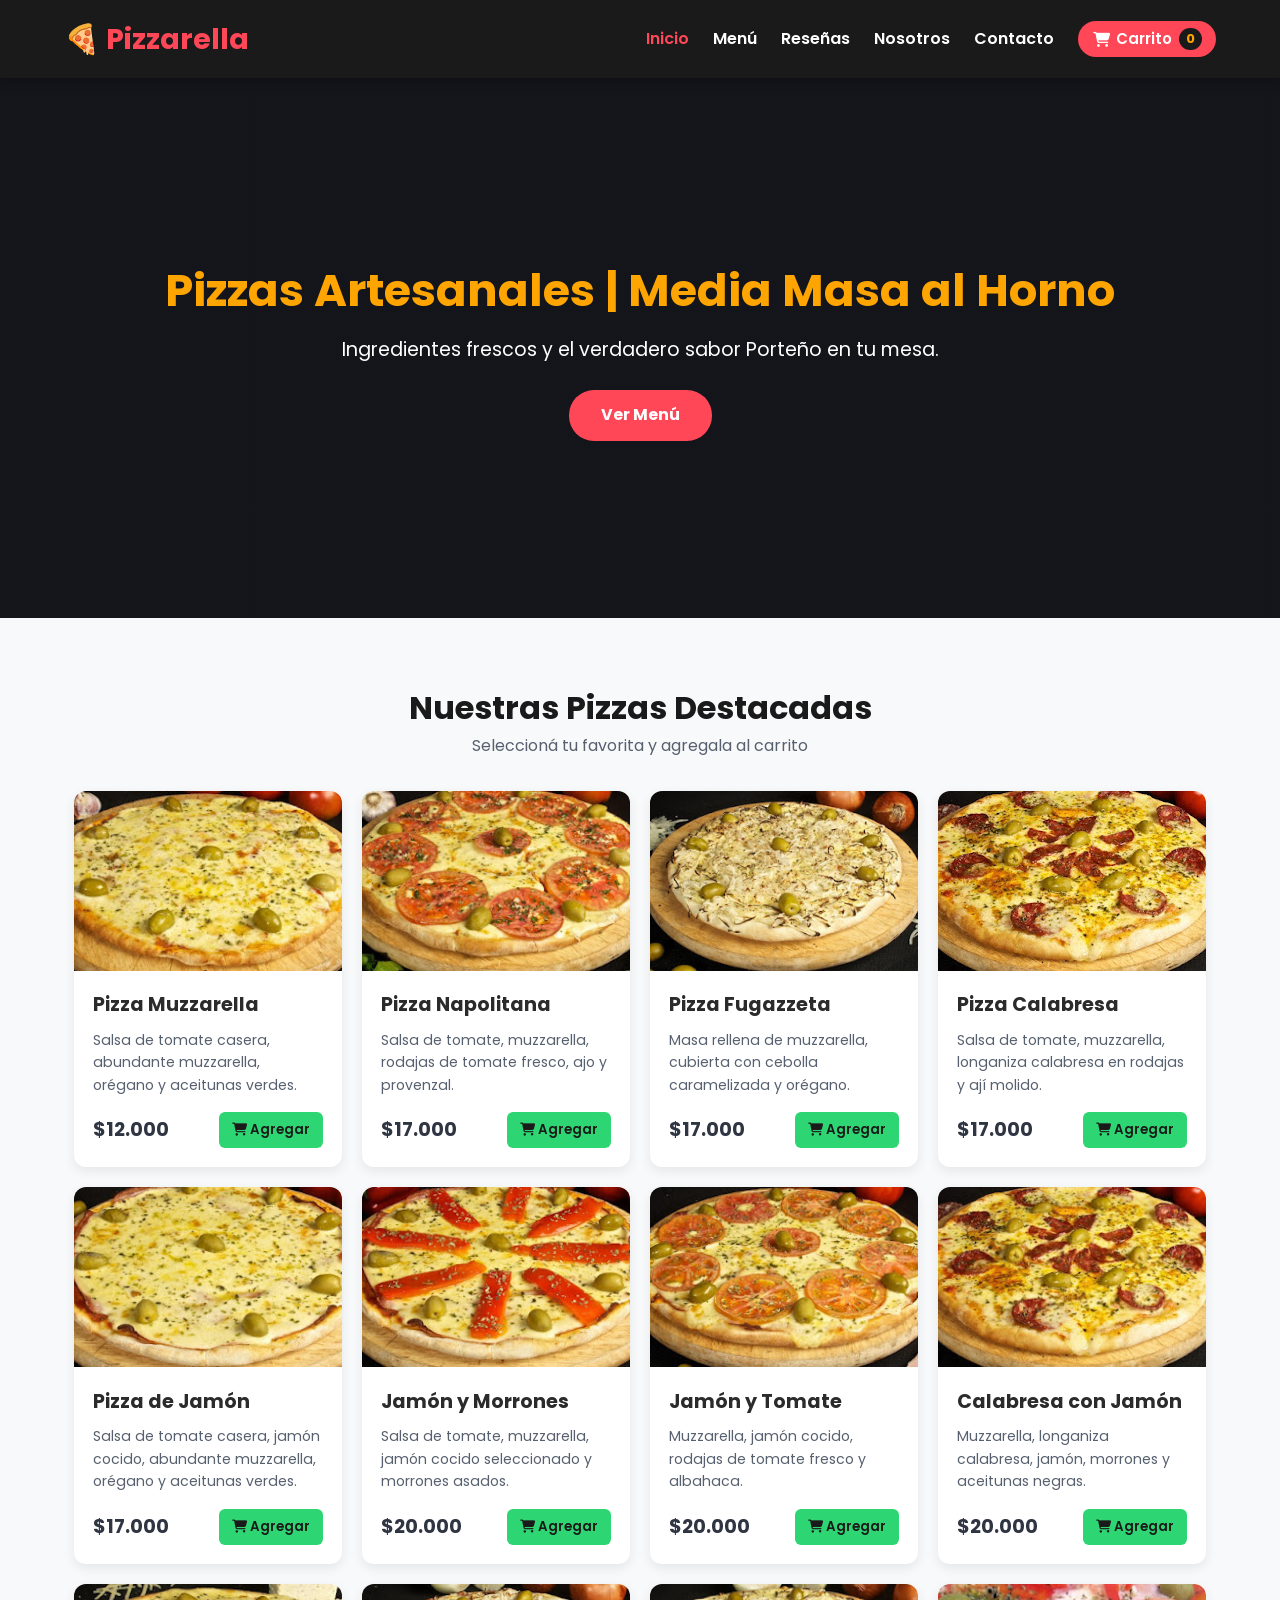
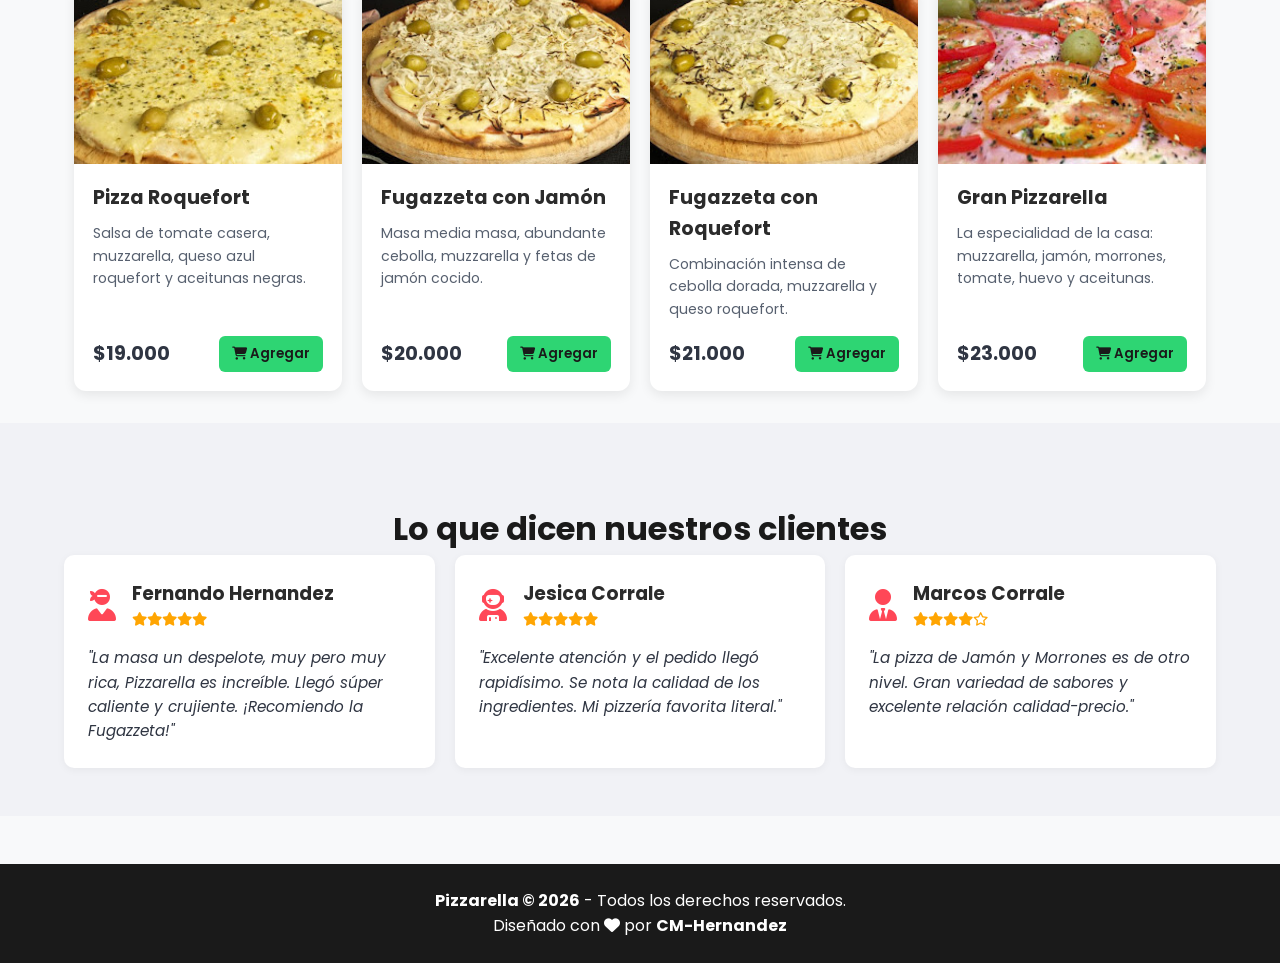
<file: index.html>
<!doctype html>
<html lang="es">
  <head>
    <meta charset="UTF-8" />
    <meta name="viewport" content="width=device-width, initial-scale=1.0" />
    <meta
      name="description"
      content="Pizzarella: las mejores pizzas artesanales media masa al horno en Barracas, CABA. Hacé tu pedido online y disfrutá el verdadero sabor porteño."
    />
    <meta
      name="keywords"
      content="pizzería, pizzas artesanales, Barracas, delivery de pizza, Pizzarella, muzzarella, fugazzeta"
    />
    <meta name="author" content="CM-Hernandez" />
    <title>Pizzarella | Las mejores pizzas artesanales de Barracas</title>
    <link rel="icon" type="image/png" href="img/pizzarella.png" />

    <!-- FUENTES DE GOOGLE FONTS -->
    <link rel="preconnect" href="https://fonts.googleapis.com" />
    <link rel="preconnect" href="https://fonts.gstatic.com" crossorigin />
    <link
      href="https://fonts.googleapis.com/css2?family=Poppins:wght@300;400;600;700&display=swap"
      rel="stylesheet"
    />

    <!-- ICONOS DE FONT AWESOME -->
    <link
      rel="stylesheet"
      href="https://cdnjs.cloudflare.com/ajax/libs/font-awesome/6.4.0/css/all.min.css"
    />

    <!-- ARCHIVO CSS EXTERNO -->
    <link rel="stylesheet" href="css/styles.css" />
  </head>
  <body>
    <!-- ENCABEZADO Y NAVEGACIÓN PRINCIPAL -->
    <header class="header">
      <div class="header__logo-container">
        <a href="index.html" class="header__logo">🍕 Pizzarella</a>
      </div>
      <button
        class="nav-toggle"
        type="button"
        aria-label="Abrir menú"
        aria-expanded="false"
        aria-controls="main-navigation"
      >
        <i class="fa-solid fa-bars" aria-hidden="true"></i>
      </button>
      <nav class="nav" id="main-navigation" aria-label="Navegación principal">
        <ul class="nav__list">
          <li class="nav__item">
            <a href="index.html" class="nav__link active">Inicio</a>
          </li>
          <li class="nav__item">
            <a href="#menu" class="nav__link">Menú</a>
          </li>
          <li class="nav__item">
            <a href="#resenas" class="nav__link">Reseñas</a>
          </li>
          <li class="nav__item">
            <a href="pages/sobreNosotros.html" class="nav__link">Nosotros</a>
          </li>
          <li class="nav__item">
            <a href="pages/contacto.html" class="nav__link">Contacto</a>
          </li>
          <!-- ENLACE AL CARRITO CON CONTADOR DINÁMICO -->
          <li class="nav__item">
            <a
              href="pages/carrito.html"
              class="nav__link nav__link--cart"
              aria-label="Ir al carrito de compras"
            >
              <i class="fa-solid fa-cart-shopping" aria-hidden="true"></i>
              Carrito
              <span id="contador-carrito" class="carrito-contador">0</span>
            </a>
          </li>
        </ul>
      </nav>
    </header>

    <!-- CONTENIDO PRINCIPAL -->
    <main>
      <!-- SECCIÓN PRINCIPAL DE BIENVENIDA -->
      <section class="hero">
        <div class="hero__content">
          <h1 class="hero__title">Pizzas Artesanales | Media Masa al Horno</h1>
          <p class="hero__subtitle">
            Ingredientes frescos y el verdadero sabor Porteño en tu mesa.
          </p>
          <a href="#menu" class="hero__btn">Ver Menú</a>
        </div>
      </section>

      <!-- SECCIÓN PRODUCTOS (FLEXBOX - RENDERIZADOS CON FETCH DESDE data/productos.json) -->
      <section class="productos" id="menu">
        <h2 class="section-title">Nuestras Pizzas Destacadas</h2>
        <p class="section-subtitle">
          Seleccioná tu favorita y agregala al carrito
        </p>

        <p
          id="mensaje-productos"
          class="mensaje-productos"
          role="status"
          aria-live="polite"
        >
          Cargando pizzas...
        </p>

        <div class="productos__container" id="productos-container"></div>
      </section>

      <!-- SECCIÓN RESEÑAS (CSS GRID) -->
      <section class="resenas" id="resenas">
        <h2 class="section-title">Lo que dicen nuestros clientes</h2>
        <div class="resenas__grid">
          <article class="card-resena">
            <div class="card-resena__header">
              <i
                class="fa-solid fa-user-ninja card-resena__avatar"
                aria-hidden="true"
              ></i>
              <div>
                <h3>Fernando Hernandez</h3>
                <div class="card-resena__stars" aria-label="5 de 5 estrellas">
                  <i class="fa-solid fa-star" aria-hidden="true"></i
                  ><i class="fa-solid fa-star" aria-hidden="true"></i
                  ><i class="fa-solid fa-star" aria-hidden="true"></i
                  ><i class="fa-solid fa-star" aria-hidden="true"></i
                  ><i class="fa-solid fa-star" aria-hidden="true"></i>
                </div>
              </div>
            </div>
            <p class="card-resena__texto">
              "La masa un despelote, muy pero muy rica, Pizzarella es increíble.
              Llegó súper caliente y crujiente. ¡Recomiendo la Fugazzeta!"
            </p>
          </article>

          <article class="card-resena">
            <div class="card-resena__header">
              <i
                class="fa-solid fa-user-astronaut card-resena__avatar"
                aria-hidden="true"
              ></i>
              <div>
                <h3>Jesica Corrale</h3>
                <div class="card-resena__stars" aria-label="5 de 5 estrellas">
                  <i class="fa-solid fa-star" aria-hidden="true"></i
                  ><i class="fa-solid fa-star" aria-hidden="true"></i
                  ><i class="fa-solid fa-star" aria-hidden="true"></i
                  ><i class="fa-solid fa-star" aria-hidden="true"></i
                  ><i class="fa-solid fa-star" aria-hidden="true"></i>
                </div>
              </div>
            </div>
            <p class="card-resena__texto">
              "Excelente atención y el pedido llegó rapidísimo. Se nota la
              calidad de los ingredientes. Mi pizzería favorita literal."
            </p>
          </article>

          <article class="card-resena">
            <div class="card-resena__header">
              <i
                class="fa-solid fa-user-tie card-resena__avatar"
                aria-hidden="true"
              ></i>
              <div>
                <h3>Marcos Corrale</h3>
                <div class="card-resena__stars" aria-label="4 de 5 estrellas">
                  <i class="fa-solid fa-star" aria-hidden="true"></i
                  ><i class="fa-solid fa-star" aria-hidden="true"></i
                  ><i class="fa-solid fa-star" aria-hidden="true"></i
                  ><i class="fa-solid fa-star" aria-hidden="true"></i
                  ><i class="fa-regular fa-star" aria-hidden="true"></i>
                </div>
              </div>
            </div>
            <p class="card-resena__texto">
              "La pizza de Jamón y Morrones es de otro nivel. Gran variedad de
              sabores y excelente relación calidad-precio."
            </p>
          </article>
        </div>
      </section>
    </main>

    <!-- PIE DE PÁGINA (FOOTER) -->
    <footer class="footer">
      <div class="footer__content">
        <p>
          <strong>Pizzarella &copy; 2026</strong> - Todos los derechos
          reservados.
        </p>

        <!-- CRÉDITO DE AUTOR -->
        <p class="footer__author">
          Diseñado con <i class="fa-solid fa-heart" aria-hidden="true"></i> por
          <a
            href="https://cmarceloh.github.io/"
            target="_blank"
            rel="noopener noreferrer"
            ><strong>CM-Hernandez</strong></a
          >
        </p>
      </div>
    </footer>

    <!-- ARCHIVOS JAVASCRIPT SEPARADOS POR RESPONSABILIDAD -->
    <script src="js/storage.js" defer></script>
    <script src="js/ui.js" defer></script>
    <script src="js/funcionesCarrito.js" defer></script>
    <script src="js/index.js" defer></script>
  </body>
</html>
</file>
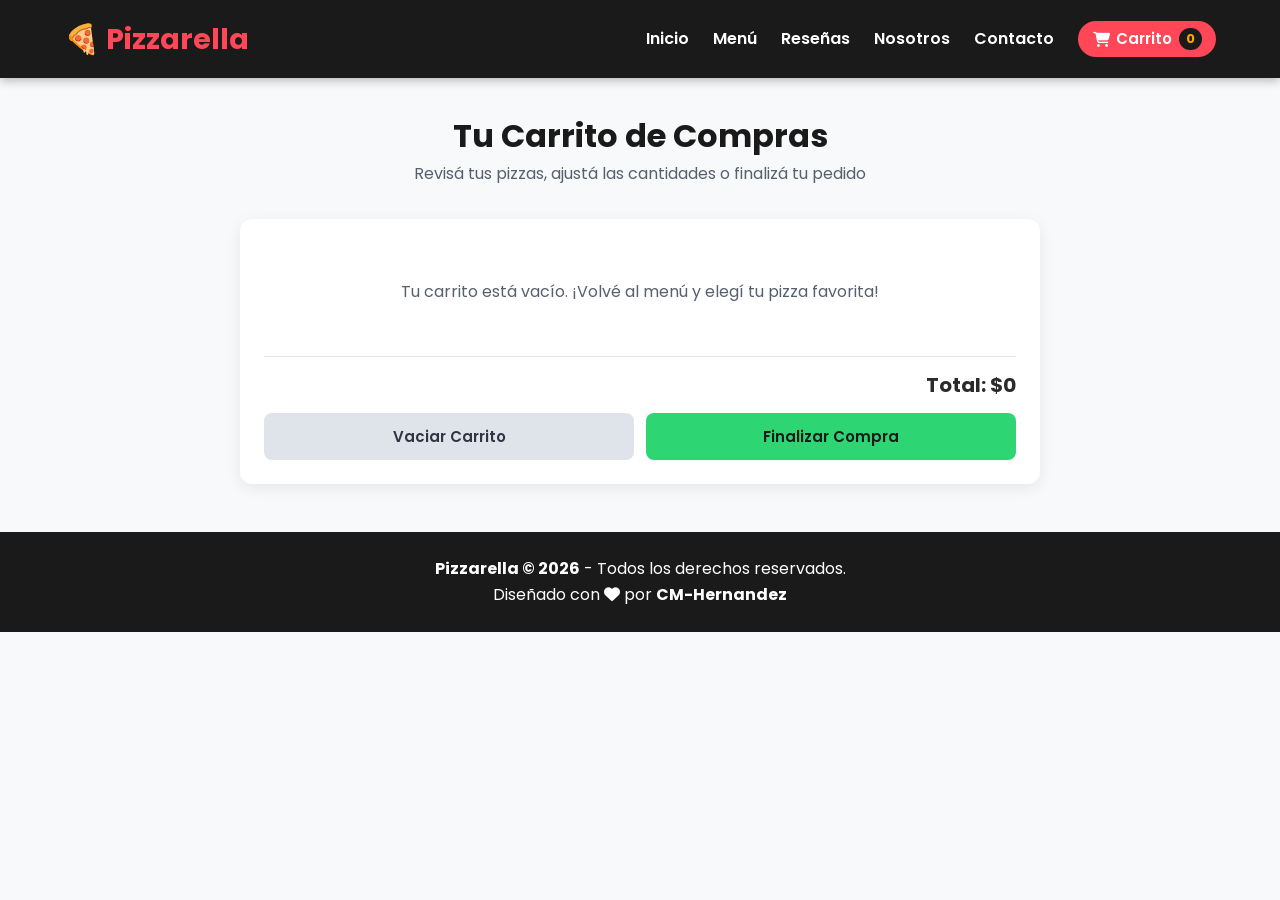
<file: pages/carrito.html>
<!doctype html>
<html lang="es">
  <head>
    <meta charset="UTF-8" />
    <meta name="viewport" content="width=device-width, initial-scale=1.0" />
    <meta
      name="description"
      content="Tu carrito de compras en Pizzarella. Revisá tus pizzas elegidas, editá las cantidades y finalizá tu pedido."
    />
    <meta
      name="keywords"
      content="carrito de compras, Pizzarella, pedido de pizzas, Barracas"
    />
    <meta name="author" content="CM-Hernandez" />
    <title>Carrito de Compras | Pizzarella</title>
    <link rel="icon" type="image/png" href="../img/pizzarella.png" />

    <!-- FUENTES DE GOOGLE FONTS -->
    <link rel="preconnect" href="https://fonts.googleapis.com" />
    <link rel="preconnect" href="https://fonts.gstatic.com" crossorigin />
    <link
      href="https://fonts.googleapis.com/css2?family=Poppins:wght@300;400;600;700&display=swap"
      rel="stylesheet"
    />

    <!-- ICONOS DE FONT AWESOME -->
    <link
      rel="stylesheet"
      href="https://cdnjs.cloudflare.com/ajax/libs/font-awesome/6.4.0/css/all.min.css"
    />

    <!-- ARCHIVO CSS EXTERNO -->
    <link rel="stylesheet" href="../css/styles.css" />
  </head>
  <body>
    <!-- ENCABEZADO Y NAVEGACIÓN -->
    <header class="header">
      <div class="header__logo-container">
        <a href="../index.html" class="header__logo">🍕 Pizzarella</a>
      </div>
      <button
        class="nav-toggle"
        type="button"
        aria-label="Abrir menú"
        aria-expanded="false"
        aria-controls="main-navigation"
      >
        <i class="fa-solid fa-bars" aria-hidden="true"></i>
      </button>
      <nav class="nav" id="main-navigation" aria-label="Navegación principal">
        <ul class="nav__list">
          <li class="nav__item">
            <a href="../index.html" class="nav__link">Inicio</a>
          </li>
          <li class="nav__item">
            <a href="../index.html#menu" class="nav__link">Menú</a>
          </li>
          <li class="nav__item">
            <a href="../index.html#resenas" class="nav__link">Reseñas</a>
          </li>
          <li class="nav__item">
            <a href="sobreNosotros.html" class="nav__link">Nosotros</a>
          </li>
          <li class="nav__item">
            <a href="contacto.html" class="nav__link">Contacto</a>
          </li>
          <!-- ENLACE AL CARRITO CON CONTADOR DINÁMICO -->
          <li class="nav__item">
            <a
              href="carrito.html"
              class="nav__link nav__link--cart active"
              aria-label="Ir al carrito de compras"
            >
              <i class="fa-solid fa-cart-shopping" aria-hidden="true"></i>
              Carrito
              <span id="contador-carrito" class="carrito-contador">0</span>
            </a>
          </li>
        </ul>
      </nav>
    </header>

    <main class="page-container">
      <!-- SECCIÓN CARRITO DE COMPRAS -->
      <section class="carrito-seccion">
        <h1 class="section-title">Tu Carrito de Compras</h1>
        <p class="section-subtitle">
          Revisá tus pizzas, ajustá las cantidades o finalizá tu pedido
        </p>

        <div class="carrito-contenido">
          <ul id="lista-carrito" class="carrito-lista"></ul>

          <p id="carrito-vacio" class="carrito-vacio">
            Tu carrito está vacío. ¡Volvé al menú y elegí tu pizza favorita!
          </p>

          <p
            id="mensaje-carrito"
            class="mensaje-carrito"
            role="status"
            aria-live="polite"
          ></p>

          <div class="carrito-footer">
            <p class="carrito-total">
              Total: $<span id="total-carrito">0</span>
            </p>
            <div class="carrito-acciones">
              <button type="button" id="vaciar-carrito" class="btn-vaciar">
                Vaciar Carrito
              </button>
              <button type="button" id="finalizar-compra" class="btn-comprar">
                Finalizar Compra
              </button>
            </div>
          </div>
        </div>
      </section>
    </main>

    <!-- PIE DE PÁGINA (FOOTER) -->
    <footer class="footer">
      <div class="footer__content">
        <p>
          <strong>Pizzarella &copy; 2026</strong> - Todos los derechos
          reservados.
        </p>

        <!-- CRÉDITO DE AUTOR -->
        <p class="footer__author">
          Diseñado con <i class="fa-solid fa-heart" aria-hidden="true"></i> por
          <a
            href="https://cmarceloh.github.io/"
            target="_blank"
            rel="noopener noreferrer"
            ><strong>CM-Hernandez</strong></a
          >
        </p>
      </div>
    </footer>

    <!-- ARCHIVOS JAVASCRIPT SEPARADOS POR RESPONSABILIDAD -->
    <script src="../js/storage.js" defer></script>
    <script src="../js/ui.js" defer></script>
    <script src="../js/funcionesCarrito.js" defer></script>
    <script src="../js/carrito.js" defer></script>
  </body>
</html>
</file>
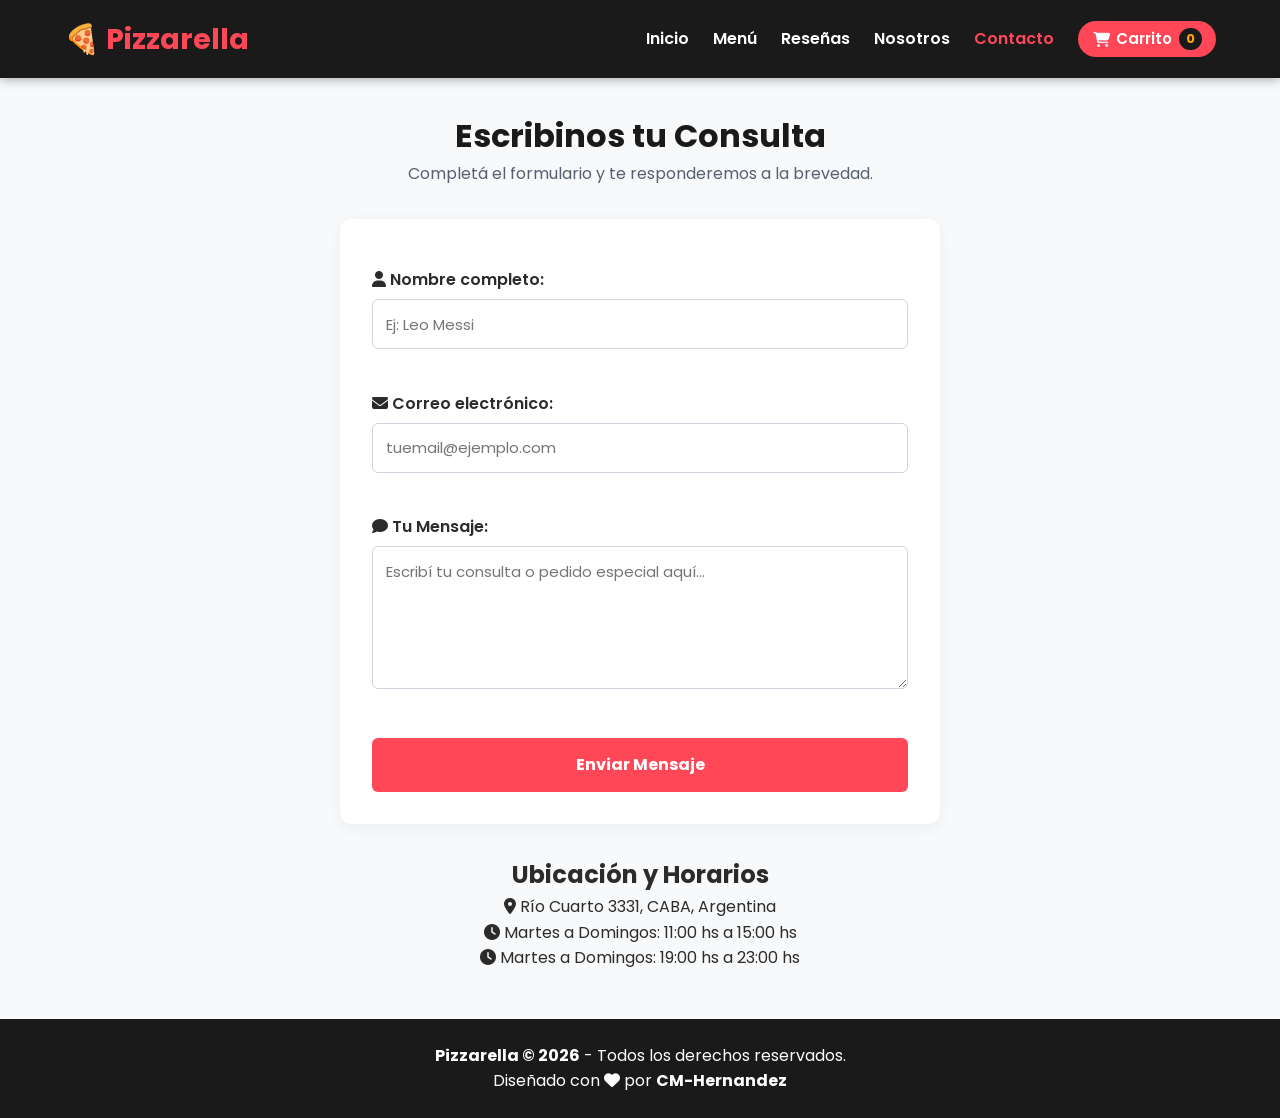
<file: pages/contacto.html>
<!doctype html>
<html lang="es">
  <head>
    <meta charset="UTF-8" />
    <meta name="viewport" content="width=device-width, initial-scale=1.0" />
    <meta
      name="description"
      content="Contactate con Pizzarella para consultas o pedidos especiales. Estamos en Río Cuarto 3331, Barracas, CABA."
    />
    <meta
      name="keywords"
      content="contacto Pizzarella, pedidos, ubicación, horarios, Barracas"
    />
    <meta name="author" content="CM-Hernandez" />
    <title>Contacto | Pizzarella</title>
    <link rel="icon" type="image/png" href="../img/pizzarella.png" />

    <!-- FUENTES DE GOOGLE FONTS -->
    <link rel="preconnect" href="https://fonts.googleapis.com" />
    <link rel="preconnect" href="https://fonts.gstatic.com" crossorigin />
    <link
      href="https://fonts.googleapis.com/css2?family=Poppins:wght@300;400;600;700&display=swap"
      rel="stylesheet"
    />

    <!-- ICONOS DE FONT AWESOME -->
    <link
      rel="stylesheet"
      href="https://cdnjs.cloudflare.com/ajax/libs/font-awesome/6.4.0/css/all.min.css"
    />

    <!-- ARCHIVO CSS EXTERNO -->
    <link rel="stylesheet" href="../css/styles.css" />
  </head>
  <body>
    <!-- ENCABEZADO Y NAVEGACIÓN -->
    <header class="header">
      <div class="header__logo-container">
        <a href="../index.html" class="header__logo">🍕 Pizzarella</a>
      </div>
      <button
        class="nav-toggle"
        type="button"
        aria-label="Abrir menú"
        aria-expanded="false"
        aria-controls="main-navigation"
      >
        <i class="fa-solid fa-bars" aria-hidden="true"></i>
      </button>
      <nav class="nav" id="main-navigation" aria-label="Navegación principal">
        <ul class="nav__list">
          <li class="nav__item">
            <a href="../index.html" class="nav__link">Inicio</a>
          </li>
          <li class="nav__item">
            <a href="../index.html#menu" class="nav__link">Menú</a>
          </li>
          <li class="nav__item">
            <a href="../index.html#resenas" class="nav__link">Reseñas</a>
          </li>
          <li class="nav__item">
            <a href="sobreNosotros.html" class="nav__link">Nosotros</a>
          </li>
          <li class="nav__item">
            <a href="contacto.html" class="nav__link active">Contacto</a>
          </li>
          <!-- ENLACE AL CARRITO CON CONTADOR DINÁMICO -->
          <li class="nav__item">
            <a
              href="carrito.html"
              class="nav__link nav__link--cart"
              aria-label="Ir al carrito de compras"
            >
              <i class="fa-solid fa-cart-shopping" aria-hidden="true"></i>
              Carrito
              <span id="contador-carrito" class="carrito-contador">0</span>
            </a>
          </li>
        </ul>
      </nav>
    </header>

    <main class="page-container">
      <!-- SECCIÓN FORMULARIO DE CONTACTO -->
      <section class="contacto">
        <h1 class="section-title">Escribinos tu Consulta</h1>
        <p class="section-subtitle">
          Completá el formulario y te responderemos a la brevedad.
        </p>

        <form
          id="contacto-form"
          action="https://formspree.io/f/xljdaeob"
          method="POST"
          autocomplete="on"
          class="contacto__form"
          novalidate
        >
          <p
            id="estado-formulario"
            class="estado-formulario"
            role="status"
            aria-live="polite"
          ></p>

          <div class="form-group">
            <label for="nombre"
              ><i class="fa-solid fa-user" aria-hidden="true"></i> Nombre
              completo:</label
            >
            <input
              type="text"
              id="nombre"
              name="nombre"
              placeholder="Ej: Leo Messi"
              required
            />
            <span class="error-campo" id="error-nombre" role="alert"></span>
          </div>

          <div class="form-group">
            <label for="email"
              ><i class="fa-solid fa-envelope" aria-hidden="true"></i> Correo
              electrónico:</label
            >
            <input
              type="email"
              id="email"
              name="email"
              placeholder="tuemail@ejemplo.com"
              required
            />
            <span class="error-campo" id="error-email" role="alert"></span>
          </div>

          <div class="form-group">
            <label for="mensaje"
              ><i class="fa-solid fa-comment" aria-hidden="true"></i> Tu
              Mensaje:</label
            >
            <textarea
              id="mensaje"
              name="mensaje"
              rows="5"
              placeholder="Escribí tu consulta o pedido especial aquí..."
              required
            ></textarea>
            <span class="error-campo" id="error-mensaje" role="alert"></span>
          </div>

          <button type="submit" class="btn-submit" id="btn-enviar-form">
            Enviar Mensaje
          </button>
        </form>
      </section>

      <!-- SECCIÓN UBICACIÓN Y HORARIOS -->
      <section class="ubicacion">
        <h2>Ubicación y Horarios</h2>
        <p>
          <i class="fa-solid fa-location-dot" aria-hidden="true"></i> Río Cuarto
          3331, CABA, Argentina
        </p>
        <p>
          <i class="fa-solid fa-clock" aria-hidden="true"></i> Martes a
          Domingos: 11:00 hs a 15:00 hs
        </p>
        <p>
          <i class="fa-solid fa-clock" aria-hidden="true"></i> Martes a
          Domingos: 19:00 hs a 23:00 hs
        </p>
      </section>
    </main>

    <!-- PIE DE PÁGINA (FOOTER) -->
    <footer class="footer">
      <div class="footer__content">
        <p>
          <strong>Pizzarella &copy; 2026</strong> - Todos los derechos
          reservados.
        </p>

        <!-- CRÉDITO DE AUTOR -->
        <p class="footer__author">
          Diseñado con <i class="fa-solid fa-heart" aria-hidden="true"></i> por
          <a
            href="https://cmarceloh.github.io/"
            target="_blank"
            rel="noopener noreferrer"
            ><strong>CM-Hernandez</strong></a
          >
        </p>
      </div>
    </footer>

    <!-- ARCHIVOS JAVASCRIPT SEPARADOS POR RESPONSABILIDAD -->
    <script src="../js/storage.js" defer></script>
    <script src="../js/ui.js" defer></script>
    <script src="../js/contacto.js" defer></script>
  </body>
</html>
</file>
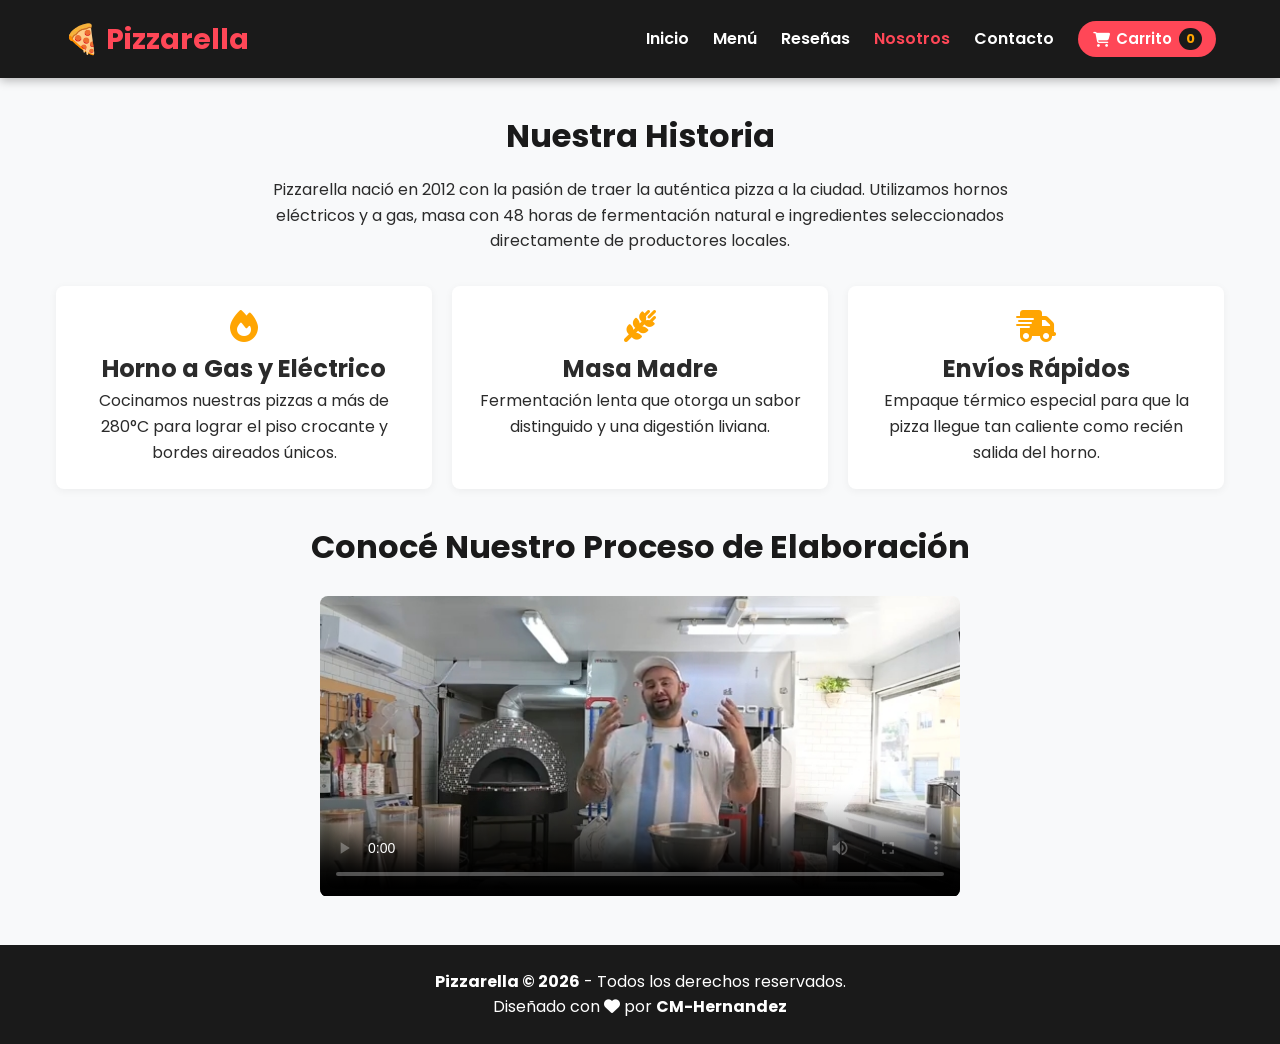
<file: pages/sobreNosotros.html>
<!doctype html>
<html lang="es">
  <head>
    <meta charset="UTF-8" />
    <meta name="viewport" content="width=device-width, initial-scale=1.0" />
    <meta
      name="description"
      content="Conocé la historia de Pizzarella, nuestra masa madre con 48 horas de fermentación y el proceso de elaboración artesanal de nuestras pizzas."
    />
    <meta
      name="keywords"
      content="Pizzarella, historia, masa madre, pizzas artesanales, Barracas"
    />
    <meta name="author" content="CM-Hernandez" />
    <title>Sobre Nosotros | Pizzarella</title>
    <link rel="icon" type="image/png" href="../img/pizzarella.png" />

    <!-- FUENTES DE GOOGLE FONTS -->
    <link rel="preconnect" href="https://fonts.googleapis.com" />
    <link rel="preconnect" href="https://fonts.gstatic.com" crossorigin />
    <link
      href="https://fonts.googleapis.com/css2?family=Poppins:wght@300;400;600;700&display=swap"
      rel="stylesheet"
    />

    <!-- ICONOS DE FONT AWESOME -->
    <link
      rel="stylesheet"
      href="https://cdnjs.cloudflare.com/ajax/libs/font-awesome/6.4.0/css/all.min.css"
    />

    <!-- ARCHIVO CSS EXTERNO -->
    <link rel="stylesheet" href="../css/styles.css" />
  </head>
  <body>
    <!-- ENCABEZADO Y NAVEGACIÓN -->
    <header class="header">
      <div class="header__logo-container">
        <a href="../index.html" class="header__logo">🍕 Pizzarella</a>
      </div>
      <button
        class="nav-toggle"
        type="button"
        aria-label="Abrir menú"
        aria-expanded="false"
        aria-controls="main-navigation"
      >
        <i class="fa-solid fa-bars" aria-hidden="true"></i>
      </button>
      <nav class="nav" id="main-navigation" aria-label="Navegación principal">
        <ul class="nav__list">
          <li class="nav__item">
            <a href="../index.html" class="nav__link">Inicio</a>
          </li>
          <li class="nav__item">
            <a href="../index.html#menu" class="nav__link">Menú</a>
          </li>
          <li class="nav__item">
            <a href="../index.html#resenas" class="nav__link">Reseñas</a>
          </li>
          <li class="nav__item">
            <a href="sobreNosotros.html" class="nav__link active">Nosotros</a>
          </li>
          <li class="nav__item">
            <a href="contacto.html" class="nav__link">Contacto</a>
          </li>
          <!-- ENLACE AL CARRITO CON CONTADOR DINÁMICO -->
          <li class="nav__item">
            <a
              href="carrito.html"
              class="nav__link nav__link--cart"
              aria-label="Ir al carrito de compras"
            >
              <i class="fa-solid fa-cart-shopping" aria-hidden="true"></i>
              Carrito
              <span id="contador-carrito" class="carrito-contador">0</span>
            </a>
          </li>
        </ul>
      </nav>
    </header>

    <main class="page-container">
      <!-- SECCIÓN HISTORIA -->
      <section class="historia">
        <h1 class="section-title">Nuestra Historia</h1>
        <p class="historia__texto">
          Pizzarella nació en 2012 con la pasión de traer la auténtica pizza a
          la ciudad. Utilizamos hornos eléctricos y a gas, masa con 48 horas de
          fermentación natural e ingredientes seleccionados directamente de
          productores locales.
        </p>
        <div class="historia__grid">
          <article class="card-info">
            <i
              class="fa-solid fa-fire card-info__icon"
              aria-hidden="true"
            ></i>
            <h2>Horno a Gas y Eléctrico</h2>
            <p>
              Cocinamos nuestras pizzas a más de 280°C para lograr el piso
              crocante y bordes aireados únicos.
            </p>
          </article>
          <article class="card-info">
            <i
              class="fa-solid fa-wheat-awn card-info__icon"
              aria-hidden="true"
            ></i>
            <h2>Masa Madre</h2>
            <p>
              Fermentación lenta que otorga un sabor distinguido y una digestión
              liviana.
            </p>
          </article>
          <article class="card-info">
            <i
              class="fa-solid fa-truck-fast card-info__icon"
              aria-hidden="true"
            ></i>
            <h2>Envíos Rápidos</h2>
            <p>
              Empaque térmico especial para que la pizza llegue tan caliente
              como recién salida del horno.
            </p>
          </article>
        </div>
      </section>

      <!-- SECCIÓN MULTIMEDIA (VIDEO LOCAL) -->
      <section class="multimedia-section">
        <h2 class="section-title">Conocé Nuestro Proceso de Elaboración</h2>
        <div class="video-wrapper">
          <video
            controls
            poster="../img/cap_video.jpeg"
            class="video-responsive"
          >
            <source src="../video/video_pizza.mp4" type="video/mp4" />
            Tu navegador no soporta la reproducción de video HTML5.
          </video>
        </div>
      </section>
    </main>

    <!-- PIE DE PÁGINA (FOOTER) -->
    <footer class="footer">
      <div class="footer__content">
        <p>
          <strong>Pizzarella &copy; 2026</strong> - Todos los derechos
          reservados.
        </p>

        <!-- CRÉDITO DE AUTOR -->
        <p class="footer__author">
          Diseñado con <i class="fa-solid fa-heart" aria-hidden="true"></i> por
          <a
            href="https://cmarceloh.github.io/"
            target="_blank"
            rel="noopener noreferrer"
            ><strong>CM-Hernandez</strong></a
          >
        </p>
      </div>
    </footer>

    <!-- ARCHIVOS JAVASCRIPT SEPARADOS POR RESPONSABILIDAD -->
    <script src="../js/storage.js" defer></script>
    <script src="../js/ui.js" defer></script>
  </body>
</html>
</file>
<file: css/styles.css>
/* ========================================================================== 
   1. RESET Y CONFIGURACIÓN GENERAL 
   ========================================================================== */
/* Usamos 62.5% para que 1rem equivalga a 10px, como nos enseñó la profe. */
html {
  font-size: 62.5%;
  scroll-behavior: smooth;
}

* {
  margin: 0;
  padding: 0;
  box-sizing: border-box; /* Incluye padding y border en el tamaño total */
}

body {
  font-family: "Poppins", sans-serif;
  font-size: 1.6rem;
  background-color: #f8f9fa;
  color: #2b2b2b;
  line-height: 1.6;
}

/* Foco visible para mejorar la navegación con teclado (Accesibilidad) */
a:focus-visible,
button:focus-visible,
input:focus-visible,
textarea:focus-visible {
  outline: 3px solid #ffa502;
  outline-offset: 2px;
}

/* ========================================================================== 
   2. ENCABEZADO Y BARRA DE NAVEGACIÓN - FLEXBOX 
   ========================================================================== */
.header {
  background-color: #1a1a1a;
  width: 100%;
  display: flex; /* Flexbox para alinear logo y menú en la misma fila */
  justify-content: space-between; /* Logo a la izquierda, menú a la derecha */
  align-items: center; /* Alineación vertical al centro */
  padding: 1.6rem 5%;
  position: sticky; /* Cabecera fija al hacer scroll */
  top: 0;
  z-index: 1000;
  box-shadow: 0 2px 10px rgba(0, 0, 0, 0.3);
}

.header__logo {
  color: #ff4757;
  font-size: 2.88rem;
  font-weight: 700;
  text-decoration: none;
}

.nav-toggle {
  display: none;
  border: 0;
  background: transparent;
  color: #ffffff;
  font-size: 2.4rem;
  cursor: pointer;
}

.nav__list {
  display: flex; /* Flexbox para alinear los ítems de lista horizontalmente */
  align-items: center;
  list-style: none; /* Quita los puntos/viñetas por defecto */
  gap: 2.4rem; /* Espaciado uniforme entre botones */
}

.nav__link {
  color: #ffffff;
  text-decoration: none; /* Quita el subrayado de los enlaces */
  font-weight: 600;
  white-space: nowrap; /* Evita que el texto de enlaces largos se parta en dos renglones */
  transition: color 0.3s ease;
}

.nav__link:hover,
.nav__link.active {
  color: #ff4757; /* Cambia de color al pasar el cursor o al estar activo */
}

/* Botón de Carrito en la barra de navegación */
.nav__link--cart {
  background-color: #ff4757;
  border: none;
  padding: 0.64rem 1.44rem;
  border-radius: 20px;
  color: #ffffff !important;
  font-family: inherit;
  font-size: 1.5rem;
  cursor: pointer;
  display: inline-flex;
  align-items: center;
  gap: 0.64rem;
  transition: background-color 0.3s ease;
}

.nav__link--cart:hover {
  background-color: #e84118;
}

.carrito-contador {
  background-color: #1a1a1a;
  color: #ffa502;
  font-size: 1.3rem;
  font-weight: 700;
  padding: 0.1rem 0.7rem;
  border-radius: 999px;
}

/* ========================================================================== 
   3. SECCIÓN HERO / BANNER PRINCIPAL 
   ========================================================================== */
.hero {
  background: linear-gradient(rgba(0, 0, 0, 0.6), rgba(0, 0, 0, 0.6)), #2f3542;
  height: 60vh;
  display: flex;
  justify-content: center;
  align-items: center;
  text-align: center;
  color: #ffffff;
  padding: 0 1.6rem;
}

.hero__title {
  font-size: 4.48rem;
  color: #ffa502;
  margin-bottom: 0.8rem;
}

.hero__subtitle {
  font-size: 1.92rem;
  margin-bottom: 2.4rem;
}

.hero__btn {
  display: inline-block;
  background-color: #ff4757;
  color: #ffffff;
  padding: 1.28rem 3.2rem;
  text-decoration: none;
  border-radius: 25px;
  font-weight: bold;
  transition: background 0.3s ease;
}

.hero__btn:hover {
  background-color: #e84118;
}

/* ========================================================================== 
   4. TÍTULOS Y CONTENEDORES GENERALES 
   ========================================================================== */
.section-title {
  text-align: center;
  font-size: 3.2rem;
  color: #1a1a1a;
  margin-top: 3.2rem;
}

.section-subtitle {
  text-align: center;
  color: #57606f;
  margin-bottom: 3.2rem;
}

.page-container {
  max-width: 1200px;
  margin: 3.2rem auto;
  padding: 0 1.6rem;
}

/* ========================================================================== 
   5. SECCIÓN PRODUCTOS - FLEXBOX 4 CARDS POR FILA EN DESKTOP  
   ========================================================================== */
.productos {
  padding: 3.2rem 5%;
}

.mensaje-productos {
  text-align: center;
  font-weight: 600;
  color: #57606f;
  margin-bottom: 1.6rem;
}

.mensaje-productos--error {
  color: #d63031;
}

.productos__container {
  display: flex;
  flex-wrap: wrap; /* Permite que las tarjetas bajen si no entran en la fila */
  gap: 20px;
  justify-content: center;
}

.card-producto {
  background-color: #ffffff;
  border-radius: 12px;
  overflow: hidden;
  box-shadow: 0 4px 12px rgba(0, 0, 0, 0.08);
  display: flex;
  flex-direction: column;
  /* Cálculo para mostrar 4 elementos por fila restando los gaps */
  flex: 1 1 calc(25% - 20px);
  max-width: calc(25% - 20px);
  transition: transform 0.3s ease;
}

.card-producto:hover {
  transform: translateY(-5px);
}

.card-producto__img {
  width: 100%;
  height: 180px;
  object-fit: cover;
}

.card-producto__body {
  padding: 1.92rem;
  display: flex;
  flex-direction: column;
  flex-grow: 1;
}

.card-producto__titulo {
  font-size: 1.92rem;
  margin-bottom: 0.8rem;
}

.card-producto__descripcion {
  font-size: 1.408rem;
  color: #57606f;
  margin-bottom: 1.6rem;
  flex-grow: 1;
}

.card-producto__footer {
  display: flex;
  justify-content: space-between;
  align-items: center;
  gap: 0.8rem;
}

.card-producto__precio {
  font-size: 1.92rem;
  font-weight: 700;
  color: #2f3542;
}

.card-producto__btn {
  background-color: #2ed573;
  color: #1a1a1a;
  border: none;
  padding: 0.8rem 1.28rem;
  border-radius: 6px;
  cursor: pointer;
  font-family: inherit;
  font-weight: 600;
  transition: background 0.3s ease;
}

.card-producto__btn:hover {
  background-color: #26af5f;
  color: #ffffff;
}

/* ========================================================================== 
   6. SECCIÓN RESEÑAS - CSS GRID 
   ========================================================================== */
.resenas {
  background-color: #f1f2f6;
  padding: 4.8rem 5%;
}

.resenas__grid {
  display: grid;
  grid-template-columns: repeat(3, 1fr); /* 3 columnas de igual ancho */
  gap: 20px;
  max-width: 1200px;
  margin: 0 auto;
}

.card-resena {
  background-color: #ffffff;
  padding: 2.4rem;
  border-radius: 10px;
  box-shadow: 0 2px 8px rgba(0, 0, 0, 0.05);
}

.card-resena__header {
  display: flex;
  align-items: center;
  gap: 1.6rem;
  margin-bottom: 1.6rem;
}

.card-resena__avatar {
  font-size: 3.2rem;
  color: #ff4757;
}

.card-resena__stars {
  color: #ffa502;
  font-size: 1.36rem;
}

.card-resena__texto {
  font-style: italic;
  font-size: 1.52rem;
  color: #2f3542;
}

/* ========================================================================== 
   7. FORMULARIO Y UBICACIÓN 
   ========================================================================== */
.contacto__form {
  background: #ffffff;
  padding: 3.2rem;
  border-radius: 12px;
  max-width: 600px;
  margin: 0 auto 3.2rem auto;
  box-shadow: 0 4px 15px rgba(0, 0, 0, 0.05);
}

.form-group {
  margin-bottom: 1.92rem;
}

.form-group label {
  display: block;
  margin-bottom: 0.64rem;
  font-weight: 600;
}

.form-group input,
.form-group textarea {
  width: 100%;
  padding: 1.28rem;
  border: 1px solid #ced6e0;
  border-radius: 6px;
  font-family: inherit;
  font-size: 1.5rem;
}

.form-group input.input-error,
.form-group textarea.input-error {
  border-color: #d63031;
}

.error-campo {
  display: block;
  color: #d63031;
  font-size: 1.35rem;
  margin-top: 0.4rem;
  min-height: 1.8rem;
}

.estado-formulario {
  font-weight: 600;
  margin-bottom: 1.6rem;
  text-align: center;
}

.estado-formulario--exito {
  color: #1e8449;
  background-color: #eafaf1;
  padding: 1rem;
  border-radius: 6px;
}

.estado-formulario--error {
  color: #d63031;
  background-color: #fdedec;
  padding: 1rem;
  border-radius: 6px;
}

.btn-submit {
  background-color: #ff4757;
  color: #ffffff;
  border: none;
  width: 100%;
  padding: 1.44rem;
  border-radius: 6px;
  font-family: inherit;
  font-size: 1.6rem;
  font-weight: bold;
  cursor: pointer;
  transition: background-color 0.3s ease;
}

.btn-submit:hover {
  background-color: #e84118;
}

.ubicacion {
  text-align: center;
  margin-top: 3.2rem;
}

/* ========================================================================== 
   8. SOBRE NOSOTROS Y MULTIMEDIA 
   ========================================================================== */
.historia__texto {
  max-width: 800px;
  margin: 1.6rem auto 0 auto;
  text-align: center;
}

.historia__grid {
  display: flex;
  gap: 20px;
  margin-top: 3.2rem;
}

.card-info {
  background: #ffffff;
  padding: 2.4rem;
  border-radius: 8px;
  text-align: center;
  flex: 1;
  box-shadow: 0 2px 8px rgba(0, 0, 0, 0.05);
}

.card-info__icon {
  font-size: 3.2rem;
  color: #ffa502;
  margin-bottom: 0.8rem;
}

/* Contenedor del video en Flexbox */
.video-wrapper {
  display: flex;
  justify-content: center;
  margin-top: 2.4rem;
  width: 100%;
}

/* Regla para que el video responda al ancho de la pantalla */
.video-responsive {
  width: 100%; /* Ocupa el 100% del contenedor en pantallas chicas */
  max-width: 640px; /* No supera los 640px en pantallas grandes (PC) */
  height: auto; /* Mantiene la proporción original sin deformar el video */
  border-radius: 8px; /* Borde redondeado */
}

/* ========================================================================== 
   9. PÁGINA DEL CARRITO DE COMPRAS 
   ========================================================================== */
.carrito-seccion {
  max-width: 800px;
  margin: 0 auto;
}

.carrito-contenido {
  background-color: #ffffff;
  width: 100%;
  border-radius: 12px;
  padding: 2.4rem;
  display: flex;
  flex-direction: column;
  gap: 1.6rem;
  box-shadow: 0 4px 15px rgba(0, 0, 0, 0.08);
}

.carrito-lista {
  list-style: none;
  display: flex;
  flex-direction: column;
  gap: 1.2rem;
}

.carrito-item {
  display: flex;
  justify-content: space-between;
  align-items: center;
  gap: 1.2rem;
  padding: 1.2rem;
  background-color: #f8f9fa;
  border-radius: 8px;
  border: 1px solid #e1e4e8;
}

.carrito-item__img {
  width: 72px;
  height: 72px;
  object-fit: cover;
  border-radius: 8px;
}

.carrito-item__info {
  flex: 1;
}

.carrito-item__titulo {
  font-weight: 700;
  font-size: 1.5rem;
}

.carrito-item__precio {
  font-size: 1.4rem;
  color: #57606f;
}

.carrito-item__controles {
  display: flex;
  align-items: center;
  gap: 0.8rem;
}

.btn-cantidad {
  background-color: #2f3542;
  color: #ffffff;
  border: none;
  width: 2.8rem;
  height: 2.8rem;
  border-radius: 6px;
  font-weight: 700;
  cursor: pointer;
}

.btn-eliminar {
  background-color: #ff4757;
  color: #ffffff;
  border: none;
  padding: 0.5rem 0.9rem;
  border-radius: 6px;
  cursor: pointer;
  font-family: inherit;
  font-size: 1.3rem;
}

.carrito-vacio {
  text-align: center;
  color: #57606f;
  padding: 2rem 0;
}

.mensaje-carrito {
  text-align: center;
  font-weight: 600;
  color: #1e8449;
}

.carrito-footer {
  border-top: 1px solid #e1e4e8;
  padding-top: 1.2rem;
  display: flex;
  flex-direction: column;
  gap: 1.2rem;
}

.carrito-total {
  font-size: 2rem;
  font-weight: 700;
  text-align: right;
}

.carrito-acciones {
  display: flex;
  justify-content: space-between;
  gap: 1.2rem;
}

.btn-vaciar,
.btn-comprar {
  flex: 1;
  padding: 1.2rem;
  border: none;
  border-radius: 8px;
  font-family: inherit;
  font-size: 1.5rem;
  font-weight: 600;
  cursor: pointer;
}

.btn-vaciar {
  background-color: #dfe4ea;
  color: #2f3542;
}

.btn-vaciar:hover {
  background-color: #ced6e0;
}

.btn-comprar {
  background-color: #2ed573;
  color: #1a1a1a;
}

.btn-comprar:hover {
  background-color: #26af5f;
  color: #ffffff;
}

/* ========================================================================== 
   10. PIE DE PÁGINA (FOOTER) 
   ========================================================================== */
.footer {
  background-color: #1a1a1a;
  color: #ffffff;
  width: 100%;
  text-align: center;
  padding: 2.4rem;
  margin-top: 4.8rem;
}

.footer__content {
  overflow-wrap: anywhere;
}

.footer__author a {
  color: #ffffff;
  text-decoration: none;
  transition: color 0.3s ease;
}

.footer__author a:hover {
  color: #ff4757;
}

/* ========================================================================== 
   11. MEDIA QUERIES - DISEÑO RESPONSIVO
   ========================================================================== */

/* Tablets / Pantallas medianas (hasta 992px) */
@media (max-width: 992px) {
  .card-producto {
    flex: 1 1 calc(50% - 20px); /* 2 cards por fila */
    max-width: calc(50% - 20px);
  }

  .resenas__grid {
    grid-template-columns: repeat(2, 1fr); /* 2 columnas en reseñas */
  }

  .historia__grid {
    flex-direction: column;
  }
}

@media (max-width: 860px) {
  .header {
    position: sticky;
  }

  .nav-toggle {
    display: block;
    position: relative;
    z-index: 1;
  }

  .nav {
    position: absolute;
    top: 100%;
    right: 5%;
    width: min(26rem, calc(100vw - 3.2rem));
    padding: 1.6rem;
    display: none;
    background-color: rgba(26, 26, 26, 0.88);
    border-radius: 0 0 1.2rem 1.2rem;
    box-shadow: 0 0.8rem 2rem rgba(0, 0, 0, 0.28);
    -webkit-backdrop-filter: blur(0.8rem);
    backdrop-filter: blur(0.8rem);
  }

  .nav.is-open {
    display: block;
  }

  .nav__list {
    flex-direction: column;
    align-items: flex-end;
    gap: 1.28rem;
  }

  .nav__link {
    text-align: right;
  }
}

/* Celulares / Pantallas pequeñas (hasta 600px) */
@media (max-width: 600px) {
  .header {
    padding: 1.6rem;
  }

  .nav {
    right: 1.6rem;
  }

  .hero__title {
    font-size: 3.2rem;
  }

  /* Cards a 1 por fila llenando el ancho */
  .card-producto {
    flex: 1 1 100%;
    max-width: 100%;
  }

  /* Reseñas a 1 columna */
  .resenas__grid {
    grid-template-columns: 1fr;
  }

  /* Formulario de contacto más cómodo en celular */
  .contacto__form {
    padding: 2rem 1.6rem;
  }

  /* Carrito en celular */
  .carrito-item {
    flex-direction: column;
    align-items: flex-start;
  }

  .carrito-acciones {
    flex-direction: column;
  }
}
</file>
